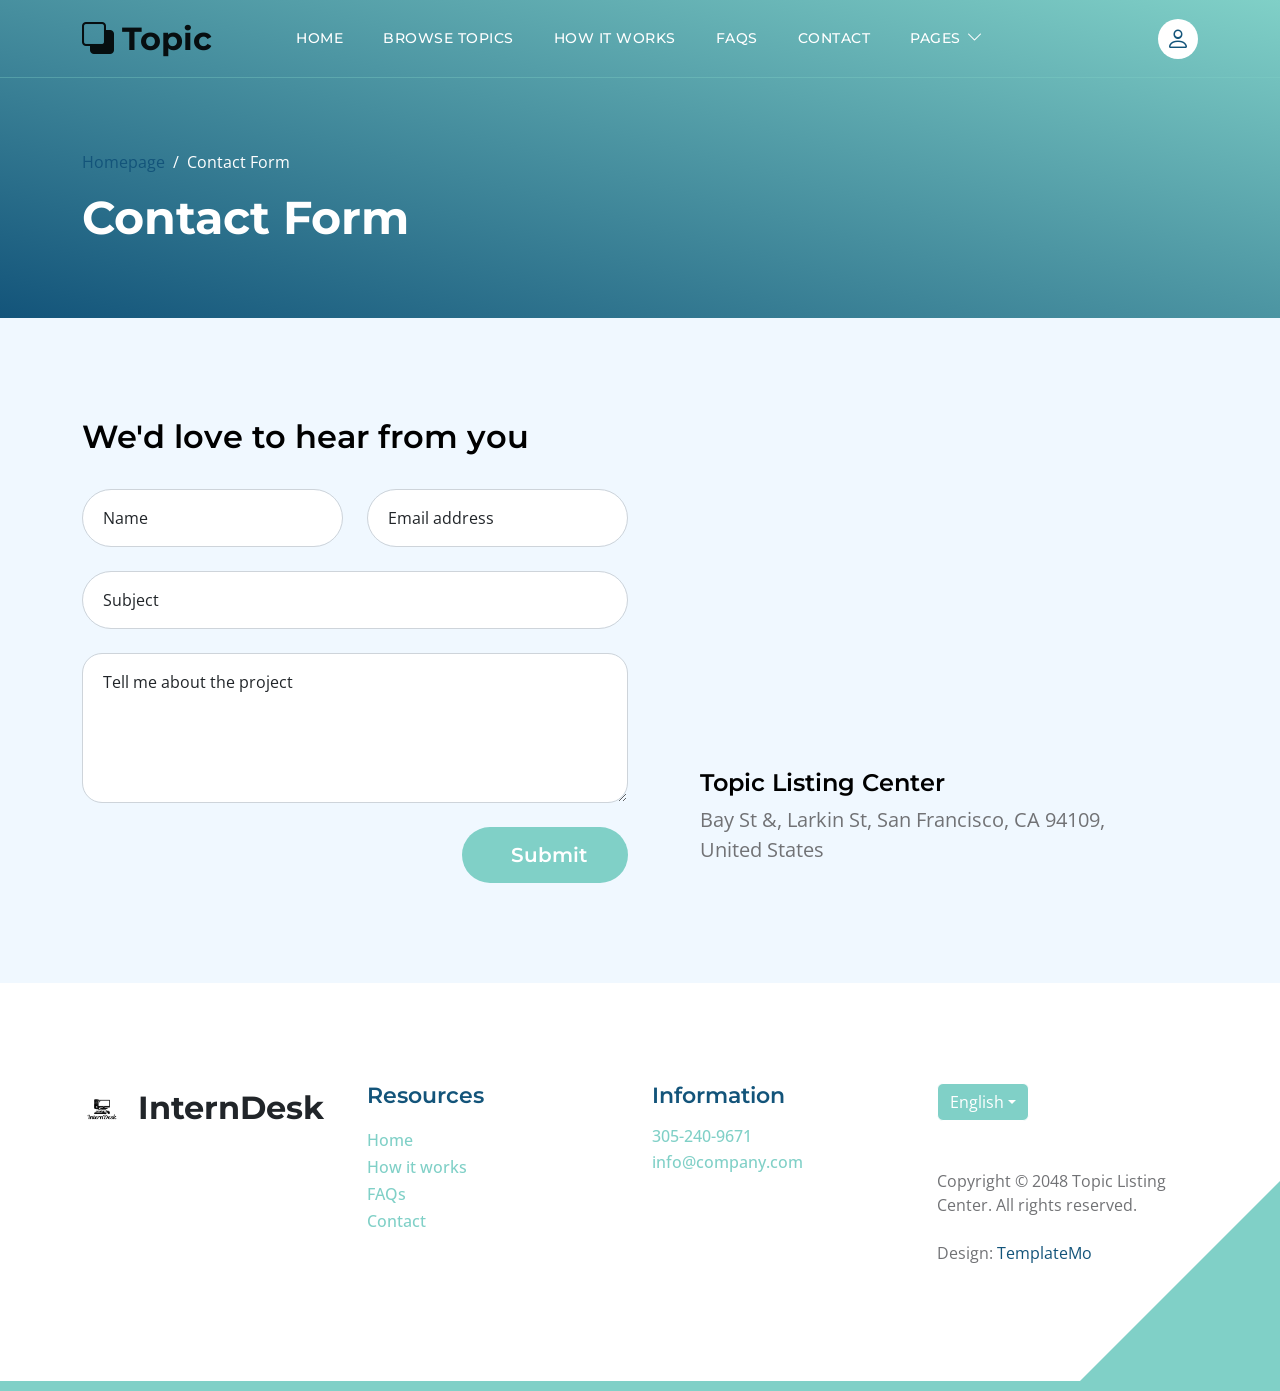
<file: contact.html>
<!doctype html>
<html lang="en">
    <head>
        <meta charset="utf-8">
        <meta name="viewport" content="width=device-width, initial-scale=1">

        <meta name="description" content="">
        <meta name="author" content="">

        <title>Topic Listing Contact Page</title>

        <!-- CSS FILES -->        
        <link rel="preconnect" href="https://fonts.googleapis.com">
        
        <link rel="preconnect" href="https://fonts.gstatic.com" crossorigin>

        <link href="https://fonts.googleapis.com/css2?family=Montserrat:wght@500;600;700&family=Open+Sans&display=swap" rel="stylesheet">
                        
        <link href="css/bootstrap.min.css" rel="stylesheet">

        <link href="css/bootstrap-icons.css" rel="stylesheet">

        <link href="css/templatemo-topic-listing.css" rel="stylesheet">
<!--

TemplateMo 590 topic listing

https://templatemo.com/tm-590-topic-listing

-->
    </head>
    
    <body class="topics-listing-page" id="top">

        <main>

            <nav class="navbar navbar-expand-lg">
                <div class="container">
                    <a class="navbar-brand" href="index.html">
                        <i class="bi-back"></i>
                        <span>Topic</span>
                    </a>

                    <div class="d-lg-none ms-auto me-4">
                        <a href="#top" class="navbar-icon bi-person smoothscroll" aria-label="User Profile"></a>
                    </div>
    
                    <button class="navbar-toggler" type="button" data-bs-toggle="collapse" data-bs-target="#navbarNav" aria-controls="navbarNav" aria-expanded="false" aria-label="Toggle navigation">
                        <span class="navbar-toggler-icon"></span>
                    </button>
    
                    <div class="collapse navbar-collapse" id="navbarNav">
                        <ul class="navbar-nav ms-lg-5 me-lg-auto">
                            <li class="nav-item">
                                <a class="nav-link click-scroll" href="index.html#section_1">Home</a>
                            </li>

                            <li class="nav-item">
                                <a class="nav-link click-scroll" href="index.html#section_2">Browse Topics</a>
                            </li>
    
                            <li class="nav-item">
                                <a class="nav-link click-scroll" href="index.html#section_3">How it works</a>
                            </li>

                            <li class="nav-item">
                                <a class="nav-link click-scroll" href="index.html#section_4">FAQs</a>
                            </li>
    
                            <li class="nav-item">
                                <a class="nav-link click-scroll" href="index.html#section_5">Contact</a>
                            </li>

                            <li class="nav-item dropdown">
                                <a class="nav-link dropdown-toggle" href="#section_5" id="navbarLightDropdownMenuLink" role="button" data-bs-toggle="dropdown" aria-expanded="false">Pages</a>

                                <ul class="dropdown-menu dropdown-menu-light" aria-labelledby="navbarLightDropdownMenuLink">
                                    <li><a class="dropdown-item" href="topics-listing.html">Topics Listing</a></li>

                                    <li><a class="dropdown-item active" href="contact.html">Contact Form</a></li>
                                </ul>
                            </li>
                        </ul>

                        <div class="d-none d-lg-block">
                            <a href="#top" class="navbar-icon bi-person smoothscroll" aria-label="User Profile"></a>
                        </div>
                    </div>
                </div>
            </nav>


            <header class="site-header d-flex flex-column justify-content-center align-items-center">
                <div class="container">
                    <div class="row align-items-center">

                        <div class="col-lg-5 col-12">
                            <nav aria-label="breadcrumb">
                                <ol class="breadcrumb">
                                    <li class="breadcrumb-item"><a href="index.html">Homepage</a></li>

                                    <li class="breadcrumb-item active" aria-current="page">Contact Form</li>
                                </ol>
                            </nav>

                            <h2 class="text-white">Contact Form</h2>
                        </div>

                    </div>
                </div>
            </header>


            <section class="section-padding section-bg">
                <div class="container">
                    <div class="row">

                        <div class="col-lg-12 col-12">
                            <h3 class="mb-4 pb-2">We'd love to hear from you</h3>
                        </div>

                        <div class="col-lg-6 col-12">
                            <form action="#" method="post" class="custom-form contact-form" role="form">
                                <div class="row">
                                    <div class="col-lg-6 col-md-6 col-12">
                                        <div class="form-floating">
                                            <input type="text" name="name" id="name" class="form-control" placeholder="Name" required="">
                                            
                                            <label for="name">Name</label>
                                        </div>
                                    </div>

                                    <div class="col-lg-6 col-md-6 col-12"> 
                                        <div class="form-floating">
                                            <input type="email" name="email" id="email" pattern="[^ @]*@[^ @]*" class="form-control" placeholder="Email address" required="">
                                            
                                            <label for="email">Email address</label>
                                        </div>
                                    </div>

                                    <div class="col-lg-12 col-12">
                                        <div class="form-floating">
                                            <input type="text" name="subject" id="subject" class="form-control" placeholder="Name" required="">
                                            
                                            <label for="subject">Subject</label>
                                        </div>

                                        <div class="form-floating">
                                            <textarea class="form-control" id="message" name="message" placeholder="Tell me about the project"></textarea>
                                            
                                            <label for="floatingTextarea">Tell me about the project</label>
                                        </div>
                                    </div>

                                    <div class="col-lg-4 col-12 ms-auto">
                                        <button type="submit" class="form-control">Submit</button>
                                    </div>

                                </div>
                            </form>
                        </div>

                        <div class="col-lg-5 col-12 mx-auto mt-5 mt-lg-0">
                            <iframe class="google-map google-map-iframe" src="https://www.google.com/maps/embed?pb=!1m18!1m12!1m3!1d2595.065641062665!2d-122.4230416990949!3d37.80335401520422!2m3!1f0!2f0!3f0!3m2!1i1024!2i768!4f13.1!3m3!1m2!1s0x80858127459fabad%3A0x808ba520e5e9edb7!2sFrancisco%20Park!5e1!3m2!1sen!2sth!4v1684340239744!5m2!1sen!2sth" width="100%" height="250" allowfullscreen="" loading="lazy" title="Google Map of Francisco Park"></iframe>

                            <h5 class="mt-4 mb-2">Topic Listing Center</h5>

                            <p>Bay St &amp;, Larkin St, San Francisco, CA 94109, United States</p>
                        </div>

                    </div>
                </div>
            </section>
        </main>

        <footer class="site-footer section-padding">
            <div class="container">
                <div class="row">

                    <div class="col-lg-3 col-12 mb-4 pb-2">
                        <a class="navbar-brand mb-2" href="index.html">
                            <img src="images/logo.png" alt="InternDesk Logo" class="logo-image">
                            <span class="ms-2">InternDesk</span>
                        </a>
                    </div>

                    <div class="col-lg-3 col-md-4 col-6">
                        <h6 class="site-footer-title mb-3">Resources</h6>

                        <ul class="site-footer-links">
                            <li class="site-footer-link-item">
                                <a href="#" class="site-footer-link">Home</a>
                            </li>

                            <li class="site-footer-link-item">
                                <a href="#" class="site-footer-link">How it works</a>
                            </li>

                            <li class="site-footer-link-item">
                                <a href="#" class="site-footer-link">FAQs</a>
                            </li>

                            <li class="site-footer-link-item">
                                <a href="#" class="site-footer-link">Contact</a>
                            </li>
                        </ul>
                    </div>

                    <div class="col-lg-3 col-md-4 col-6 mb-4 mb-lg-0">
                        <h6 class="site-footer-title mb-3">Information</h6>

                        <p class="text-white d-flex mb-1">
                            <a href="tel: 305-240-9671" class="site-footer-link">
                                305-240-9671
                            </a>
                        </p>

                        <p class="text-white d-flex">
                            <a href="mailto:info@company.com" class="site-footer-link">
                                info@company.com
                            </a>
                        </p>
                    </div>

                    <div class="col-lg-3 col-md-4 col-12 mt-4 mt-lg-0 ms-auto">
                        <div class="dropdown">
                            <button class="btn btn-secondary dropdown-toggle" type="button" data-bs-toggle="dropdown" aria-expanded="false">
                            English</button>

                            <ul class="dropdown-menu">
                                <li><button class="dropdown-item" type="button">Thai</button></li>

                                <li><button class="dropdown-item" type="button">Myanmar</button></li>

                                <li><button class="dropdown-item" type="button">Arabic</button></li>
                            </ul>
                        </div>

                        <p class="copyright-text mt-lg-5 mt-4">Copyright © 2048 Topic Listing Center. All rights reserved.
                        <br><br>Design: <a rel="nofollow noopener" href="https://templatemo.com" target="_blank">TemplateMo</a></p>
                        
                    </div>

                </div>
            </div>
        </footer>

        <!-- JAVASCRIPT FILES -->
        <script src="js/jquery.min.js"></script>
        <script src="js/bootstrap.bundle.min.js"></script>
        <script src="js/jquery.sticky.js"></script>
        <script src="js/custom.js"></script>

    </body>
</html>
</file>
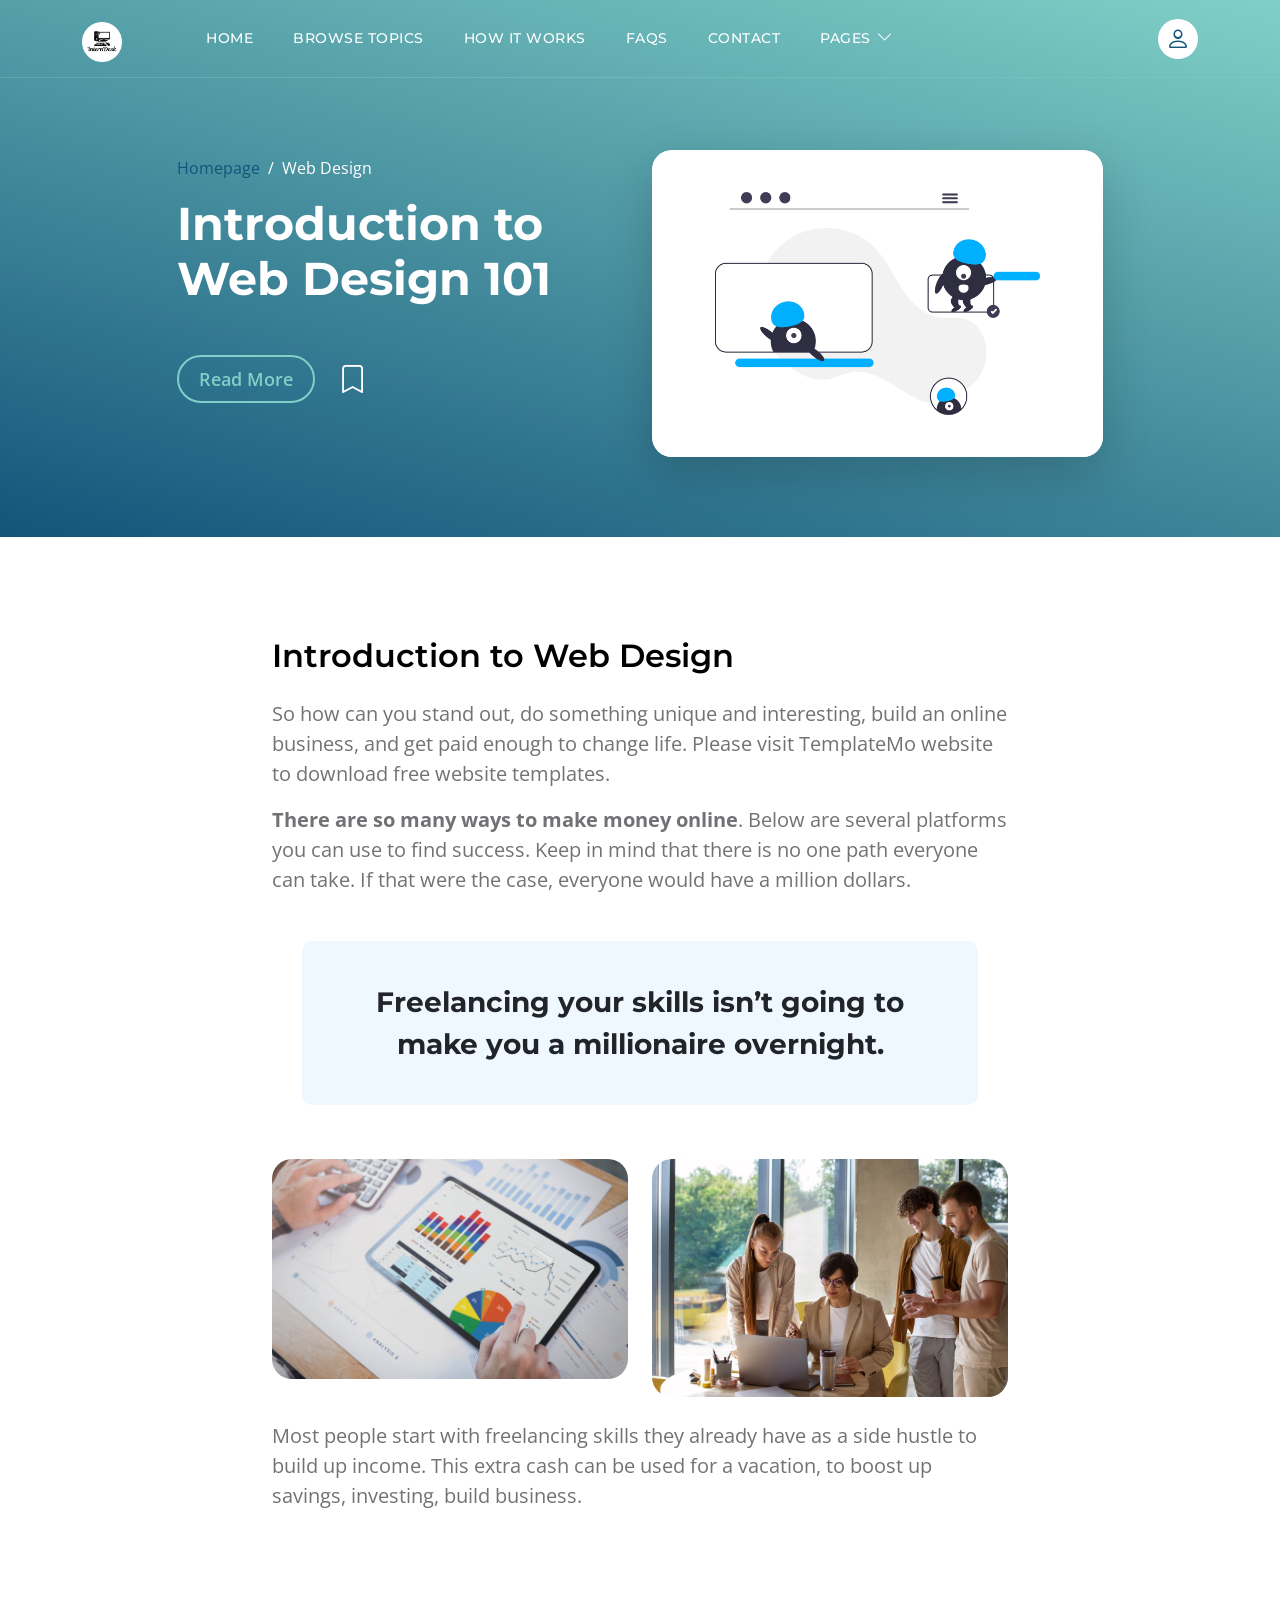
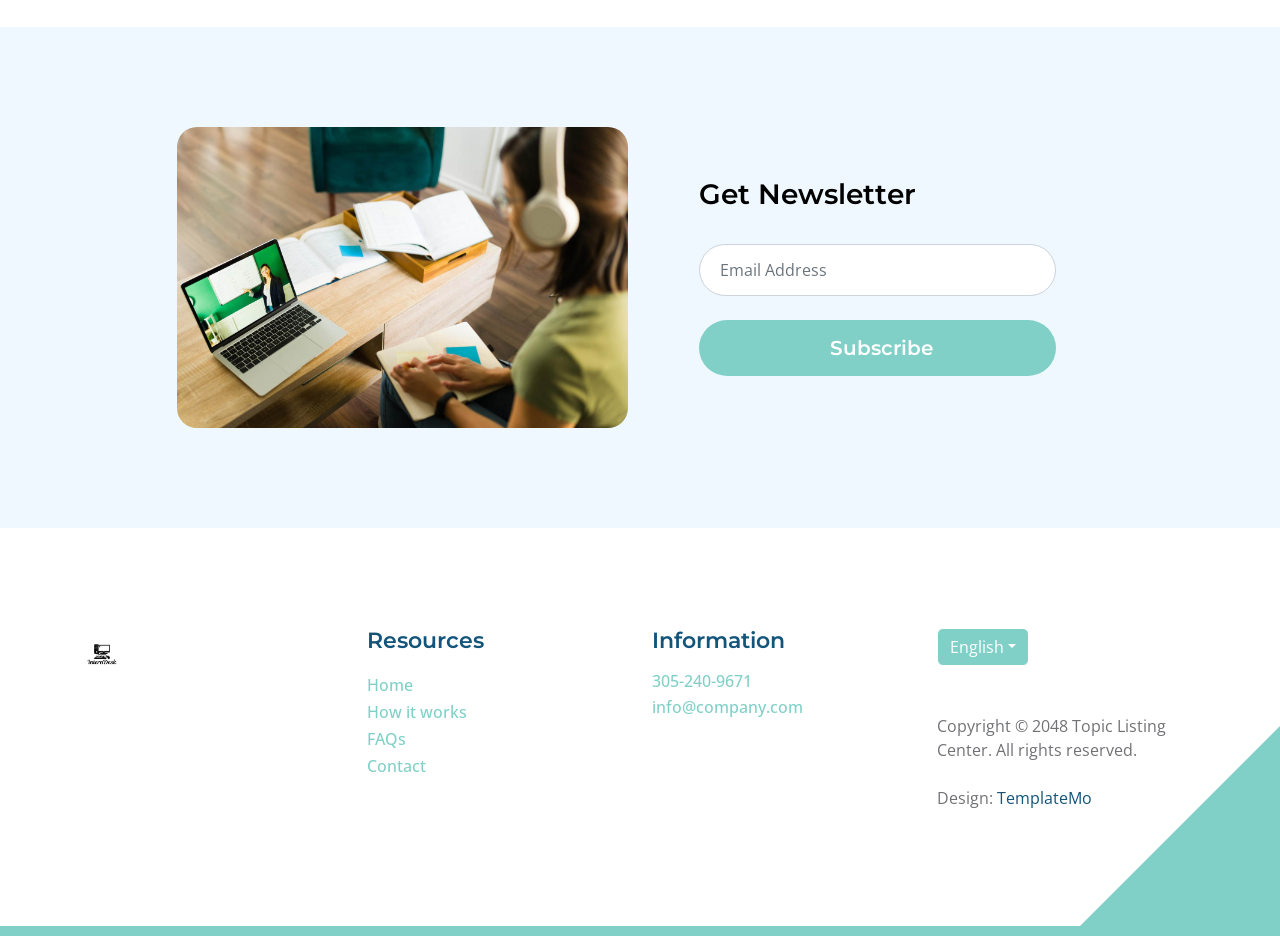
<file: topics-detail.html>
<!doctype html>
<html lang="en">
    <head>
        <meta charset="utf-8">
        <meta name="viewport" content="width=device-width, initial-scale=1">

        <meta name="description" content="">
        <meta name="author" content="">

        <title>Topic Detail Page</title>

        <!-- CSS FILES -->        
        <link rel="preconnect" href="https://fonts.googleapis.com">
        
        <link rel="preconnect" href="https://fonts.gstatic.com" crossorigin>

        <link href="https://fonts.googleapis.com/css2?family=Montserrat:wght@500;600;700&family=Open+Sans&display=swap" rel="stylesheet">
                        
        <link href="css/bootstrap.min.css" rel="stylesheet">

        <link href="css/bootstrap-icons.css" rel="stylesheet">

        <link href="css/templatemo-topic-listing.css" rel="stylesheet">
<!--

TemplateMo 590 topic listing

https://templatemo.com/tm-590-topic-listing

-->
    </head>
    
    <body id="top">

        <main>

            <nav class="navbar navbar-expand-lg">
                <div class="container">
                    <a class="navbar-brand" href="index.html">
                        <img src="images/logo.png" alt="InternDesk Logo" class="logo-image">
                    </a>

                    <div class="d-lg-none ms-auto me-4">
                        <a href="#top" class="navbar-icon bi-person smoothscroll" aria-label="User Profile"></a>
                    </div>
    
                    <button class="navbar-toggler" type="button" data-bs-toggle="collapse" data-bs-target="#navbarNav" aria-controls="navbarNav" aria-expanded="false" aria-label="Toggle navigation">
                        <span class="navbar-toggler-icon"></span>
                    </button>
    
                    <div class="collapse navbar-collapse" id="navbarNav">
                        <ul class="navbar-nav ms-lg-5 me-lg-auto">
                            <li class="nav-item">
                                <a class="nav-link click-scroll" href="index.html#section_1">Home</a>
                            </li>

                            <li class="nav-item">
                                <a class="nav-link click-scroll" href="index.html#section_2">Browse Topics</a>
                            </li>
    
                            <li class="nav-item">
                                <a class="nav-link click-scroll" href="index.html#section_3">How it works</a>
                            </li>

                            <li class="nav-item">
                                <a class="nav-link click-scroll" href="index.html#section_4">FAQs</a>
                            </li>
    
                            <li class="nav-item">
                                <a class="nav-link click-scroll" href="index.html#section_5">Contact</a>
                            </li>

                            <li class="nav-item dropdown">
                                <a class="nav-link dropdown-toggle" href="#section_5" id="navbarLightDropdownMenuLink" role="button" data-bs-toggle="dropdown" aria-expanded="false">Pages</a>

                                <ul class="dropdown-menu dropdown-menu-light" aria-labelledby="navbarLightDropdownMenuLink">
                                    <li><a class="dropdown-item" href="topics-listing.html">Topics Listing</a></li>

                                    <li><a class="dropdown-item" href="contact.html">Contact Form</a></li>
                                </ul>
                            </li>
                        </ul>

                        <div class="d-none d-lg-block">
                            <a href="#top" class="navbar-icon bi-person smoothscroll" aria-label="User Profile"></a>
                        </div>
                    </div>
                </div>
            </nav>
            

            <header class="site-header d-flex flex-column justify-content-center align-items-center">
                <div class="container">
                    <div class="row justify-content-center align-items-center">

                        <div class="col-lg-5 col-12 mb-5">
                            <nav aria-label="breadcrumb">
                                <ol class="breadcrumb">
                                    <li class="breadcrumb-item"><a href="index.html">Homepage</a></li>

                                    <li class="breadcrumb-item active" aria-current="page">Web Design</li>
                                </ol>
                            </nav>

                            <h2 class="text-white">Introduction to <br> Web Design 101</h2>

                            <div class="d-flex align-items-center mt-5">
                                <a href="#topics-detail" class="btn custom-btn custom-border-btn smoothscroll me-4">Read More</a>

                                <a href="#top" class="custom-icon bi-bookmark smoothscroll" aria-label="Bookmark"></a>
                            </div>
                        </div>

                        <div class="col-lg-5 col-12">
                            <div class="topics-detail-block bg-white shadow-lg">
                                <img src="images/topics/undraw_Remote_design_team_re_urdx.png" class="topics-detail-block-image img-fluid" alt="Remote design team working on a project">
                            </div>
                        </div>

                    </div>
                </div>
            </header>


            <section class="topics-detail-section section-padding" id="topics-detail">
                <div class="container">
                    <div class="row">

                        <div class="col-lg-8 col-12 m-auto">
                            <h3 class="mb-4">Introduction to Web Design</h3>

                            <p>So how can you stand out, do something unique and interesting, build an online business, and get paid enough to change life. Please visit TemplateMo website to download free website templates.</p>

                            <p><strong>There are so many ways to make money online</strong>. Below are several platforms you can use to find success. Keep in mind that there is no one path everyone can take. If that were the case, everyone would have a million dollars.</p>

                            <blockquote>
                                Freelancing your skills isn’t going to make you a millionaire overnight.
                            </blockquote>

                            <div class="row my-4">
                                <div class="col-lg-6 col-md-6 col-12">
                                    <img src="images/businesswoman-using-tablet-analysis.jpg" class="topics-detail-block-image img-fluid" alt="Businesswoman using a tablet for analysis">
                                </div>

                                <div class="col-lg-6 col-md-6 col-12 mt-4 mt-lg-0 mt-md-0">
                                    <img src="images/colleagues-working-cozy-office-medium-shot.jpg" class="topics-detail-block-image img-fluid" alt="Colleagues working in a cozy office">
                                </div>
                            </div>

                            <p>Most people start with freelancing skills they already have as a side hustle to build up income. This extra cash can be used for a vacation, to boost up savings, investing, build business.</p>
                        </div>

                    </div>
                </div>
            </section>


            <section class="section-padding section-bg">
                <div class="container">
                    <div class="row justify-content-center">

                        <div class="col-lg-5 col-12">
                            <img src="images/rear-view-young-college-student.jpg" class="newsletter-image img-fluid" alt="">
                        </div>

                        <div class="col-lg-5 col-12 subscribe-form-wrap d-flex justify-content-center align-items-center">
                            <form class="custom-form subscribe-form" action="#" method="post" role="form">
                                <h4 class="mb-4 pb-2">Get Newsletter</h4>

                                <input type="email" name="subscribe-email" id="subscribe-email" pattern="[^ @]*@[^ @]*" class="form-control" placeholder="Email Address" required="">

                                <div class="col-lg-12 col-12">
                                    <button type="submit" class="form-control">Subscribe</button>
                                </div>
                            </form>
                        </div>

                    </div>
                </div>
            </section>
        </main>
		
        <footer class="site-footer section-padding">
            <div class="container">
                <div class="row">

                    <div class="col-lg-3 col-12 mb-4 pb-2">
                        <a class="navbar-brand mb-2" href="index.html">
                            <img src="images/logo.png" alt="InternDesk Logo" class="logo-image">
                        </a>
                    </div>

                    <div class="col-lg-3 col-md-4 col-6">
                        <h6 class="site-footer-title mb-3">Resources</h6>

                        <ul class="site-footer-links">
                            <li class="site-footer-link-item">
                                <a href="#" class="site-footer-link">Home</a>
                            </li>

                            <li class="site-footer-link-item">
                                <a href="#" class="site-footer-link">How it works</a>
                            </li>

                            <li class="site-footer-link-item">
                                <a href="#" class="site-footer-link">FAQs</a>
                            </li>

                            <li class="site-footer-link-item">
                                <a href="#" class="site-footer-link">Contact</a>
                            </li>
                        </ul>
                    </div>

                    <div class="col-lg-3 col-md-4 col-6 mb-4 mb-lg-0">
                        <h6 class="site-footer-title mb-3">Information</h6>

                        <p class="text-white d-flex mb-1">
                            <a href="tel: 305-240-9671" class="site-footer-link">
                                305-240-9671
                            </a>
                        </p>

                        <p class="text-white d-flex">
                            <a href="mailto:info@company.com" class="site-footer-link">
                                info@company.com
                            </a>
                        </p>
                    </div>

                    <div class="col-lg-3 col-md-4 col-12 mt-4 mt-lg-0 ms-auto">
                        <div class="dropdown">
                            <button class="btn btn-secondary dropdown-toggle" type="button" data-bs-toggle="dropdown" aria-expanded="false">
                            English</button>

                            <ul class="dropdown-menu">
                                <li><button class="dropdown-item" type="button">Thai</button></li>

                                <li><button class="dropdown-item" type="button">Myanmar</button></li>

                                <li><button class="dropdown-item" type="button">Arabic</button></li>
                            </ul>
                        </div>

                        <p class="copyright-text mt-lg-5 mt-4">Copyright © 2048 Topic Listing Center. All rights reserved.
                        <br><br>Design: <a rel="nofollow noopener" href="https://templatemo.com" target="_blank">TemplateMo</a></p>
                        
                    </div>

                </div>
            </div>
        </footer>

        <!-- JAVASCRIPT FILES -->
        <script src="js/jquery.min.js"></script>
        <script src="js/bootstrap.bundle.min.js"></script>
        <script src="js/jquery.sticky.js"></script>
        <script src="js/custom.js"></script>

    </body>
</html>
</file>
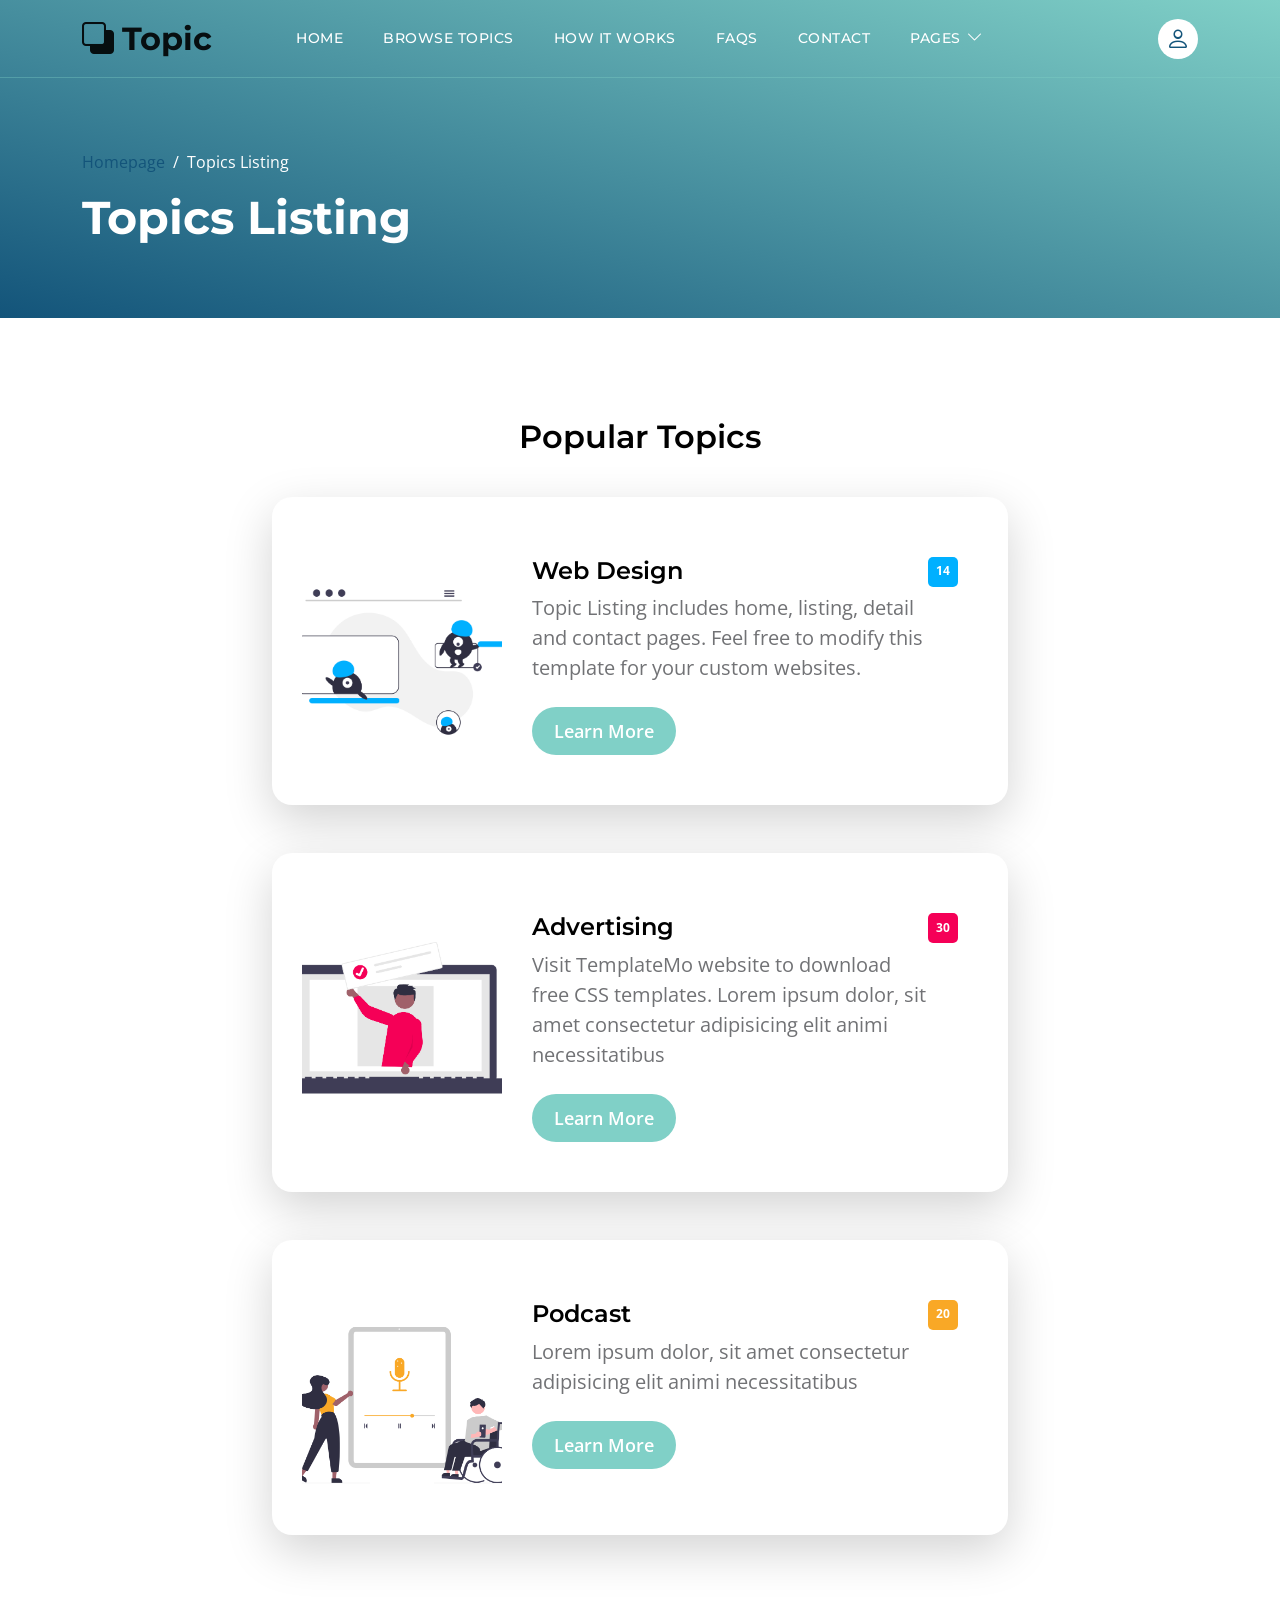
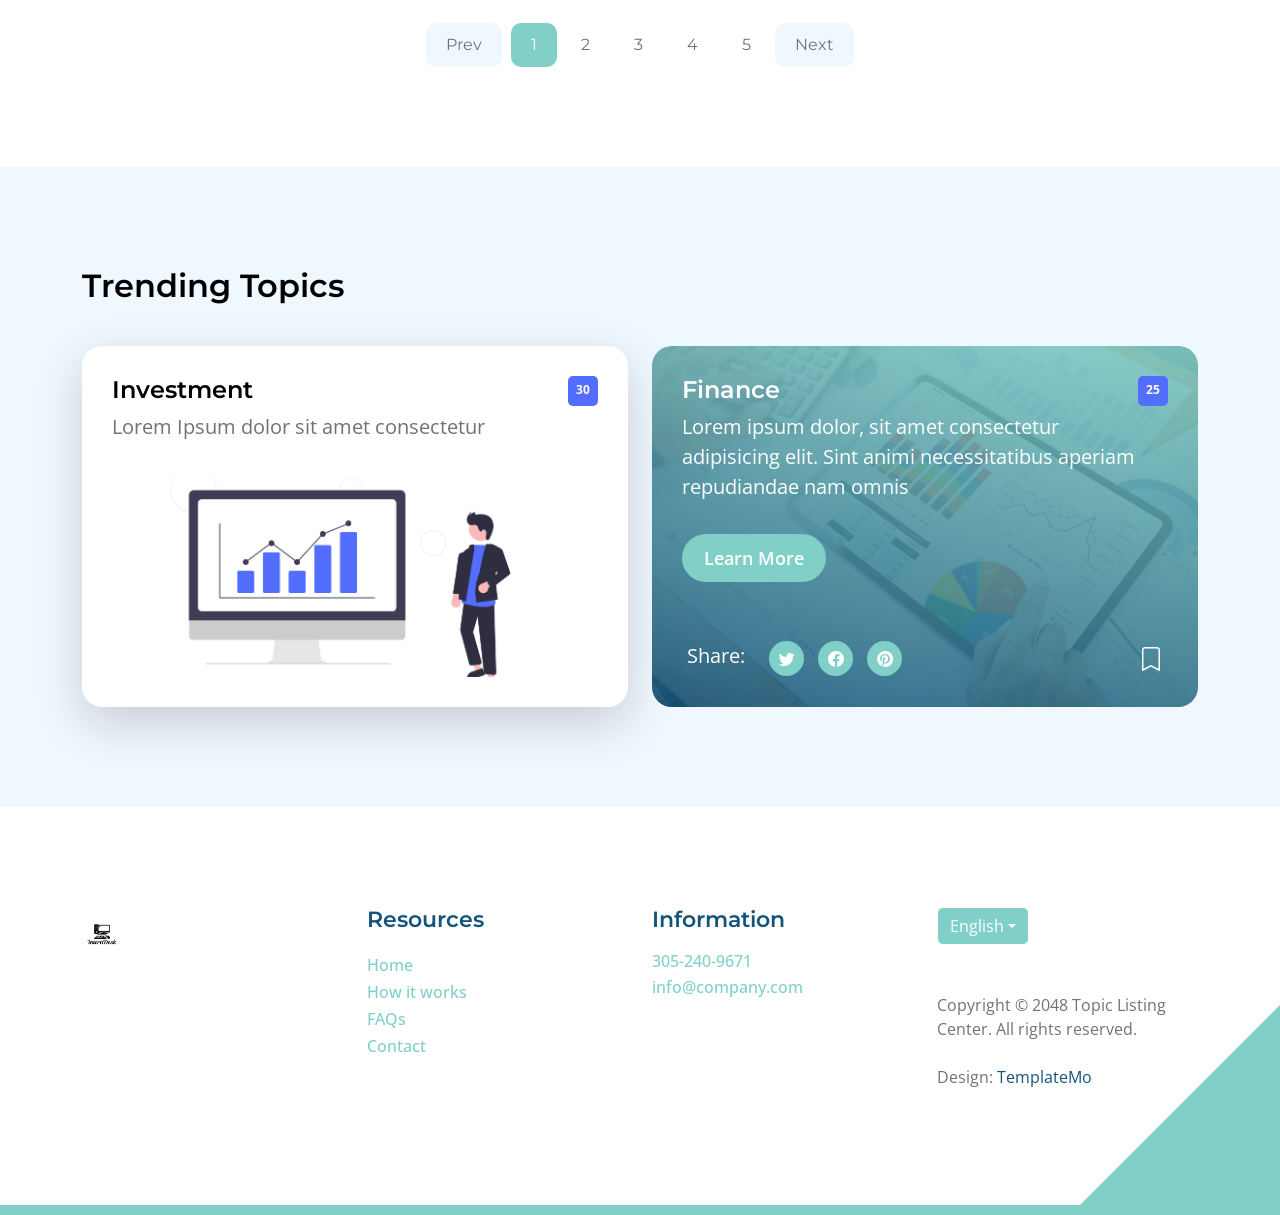
<file: topics-listing.html>
<!doctype html>
<html lang="en">
    <head>
        <meta charset="utf-8">
        <meta name="viewport" content="width=device-width, initial-scale=1">

        <meta name="description" content="">
        <meta name="author" content="">

        <title>Topic Listing Page</title>

        <!-- CSS FILES -->        
        <link rel="preconnect" href="https://fonts.googleapis.com">
        
        <link rel="preconnect" href="https://fonts.gstatic.com" crossorigin>

        <link href="https://fonts.googleapis.com/css2?family=Montserrat:wght@500;600;700&family=Open+Sans&display=swap" rel="stylesheet">
                        
        <link href="css/bootstrap.min.css" rel="stylesheet">

        <link href="css/bootstrap-icons.css" rel="stylesheet">

        <link href="css/templatemo-topic-listing.css" rel="stylesheet">
<!--

TemplateMo 590 topic listing

https://templatemo.com/tm-590-topic-listing

-->
    </head>
    
    <body class="topics-listing-page" id="top">

        <main>

            <nav class="navbar navbar-expand-lg">
                <div class="container">
                    <a class="navbar-brand" href="index.html">
                        <i class="bi-back"></i>
                        <span>Topic</span>
                    </a>

                    <div class="d-lg-none ms-auto me-4">
                        <a href="#top" class="navbar-icon bi-person smoothscroll" aria-label="User Profile"></a>
                    </div>
    
                    <button class="navbar-toggler" type="button" data-bs-toggle="collapse" data-bs-target="#navbarNav" aria-controls="navbarNav" aria-expanded="false" aria-label="Toggle navigation">
                        <span class="navbar-toggler-icon"></span>
                    </button>
    
                    <div class="collapse navbar-collapse" id="navbarNav">
                        <ul class="navbar-nav ms-lg-5 me-lg-auto">
                            <li class="nav-item">
                                <a class="nav-link click-scroll" href="index.html#section_1">Home</a>
                            </li>

                            <li class="nav-item">
                                <a class="nav-link click-scroll" href="index.html#section_2">Browse Topics</a>
                            </li>
    
                            <li class="nav-item">
                                <a class="nav-link click-scroll" href="index.html#section_3">How it works</a>
                            </li>

                            <li class="nav-item">
                                <a class="nav-link click-scroll" href="index.html#section_4">FAQs</a>
                            </li>
    
                            <li class="nav-item">
                                <a class="nav-link click-scroll" href="index.html#section_5">Contact</a>
                            </li>

                            <li class="nav-item dropdown">
                                <a class="nav-link dropdown-toggle" href="#section_5" id="navbarLightDropdownMenuLink" role="button" data-bs-toggle="dropdown" aria-expanded="false">Pages</a>

                                <ul class="dropdown-menu dropdown-menu-light" aria-labelledby="navbarLightDropdownMenuLink">
                                    <li><a class="dropdown-item active" href="topics-listing.html">Topics Listing</a></li>

                                    <li><a class="dropdown-item" href="contact.html">Contact Form</a></li>
                                </ul>
                            </li>
                        </ul>

                        <div class="d-none d-lg-block">
                            <a href="#top" class="navbar-icon bi-person smoothscroll" aria-label="User Profile"></a>
                        </div>
                    </div>
                </div>
            </nav>


            <header class="site-header d-flex flex-column justify-content-center align-items-center">
                <div class="container">
                    <div class="row align-items-center">

                        <div class="col-lg-5 col-12">
                            <nav aria-label="breadcrumb">
                                <ol class="breadcrumb">
                                    <li class="breadcrumb-item"><a href="index.html">Homepage</a></li>

                                    <li class="breadcrumb-item active" aria-current="page">Topics Listing</li>
                                </ol>
                            </nav>

                            <h2 class="text-white">Topics Listing</h2>
                        </div>

                    </div>
                </div>
            </header>


            <section class="section-padding">
                <div class="container">
                    <div class="row">

                        <div class="col-lg-12 col-12 text-center">
                            <h3 class="mb-4">Popular Topics</h3>
                        </div>

                        <div class="col-lg-8 col-12 mt-3 mx-auto">
                            <div class="custom-block custom-block-topics-listing bg-white shadow-lg mb-5">
                                <div class="d-flex">
                                    <img src="images/topics/undraw_Remote_design_team_re_urdx.png" class="custom-block-image img-fluid" alt="">

                                    <div class="custom-block-topics-listing-info d-flex">
                                        <div>
                                            <h5 class="mb-2">Web Design</h5>

                                            <p class="mb-0">Topic Listing includes home, listing, detail and contact pages. Feel free to modify this template for your custom websites.</p>

                                            <a href="topics-detail.html" class="btn custom-btn mt-3 mt-lg-4">Learn More</a>
                                        </div>

                                        <span class="badge bg-design rounded-pill ms-auto">14</span>
                                    </div>
                                </div>
                            </div>

                            <div class="custom-block custom-block-topics-listing bg-white shadow-lg mb-5">
                                <div class="d-flex">
                                    <img src="images/topics/undraw_online_ad_re_ol62.png" class="custom-block-image img-fluid" alt="">

                                    <div class="custom-block-topics-listing-info d-flex">
                                        <div>
                                            <h5 class="mb-2">Advertising</h5>

                                            <p class="mb-0">Visit TemplateMo website to download free CSS templates. Lorem ipsum dolor, sit amet consectetur adipisicing elit animi necessitatibus</p>

                                            <a href="topics-detail.html" class="btn custom-btn mt-3 mt-lg-4">Learn More</a>
                                        </div>

                                        <span class="badge bg-advertising rounded-pill ms-auto">30</span>
                                    </div>
                                </div>
                            </div>

                            <div class="custom-block custom-block-topics-listing bg-white shadow-lg mb-5">
                                <div class="d-flex">
                                    <img src="images/topics/undraw_Podcast_audience_re_4i5q.png" class="custom-block-image img-fluid" alt="">

                                    <div class="custom-block-topics-listing-info d-flex">
                                        <div>
                                            <h5 class="mb-2">Podcast</h5>

                                            <p class="mb-0">Lorem ipsum dolor, sit amet consectetur adipisicing elit animi necessitatibus</p>

                                            <a href="topics-detail.html" class="btn custom-btn mt-3 mt-lg-4">Learn More</a>
                                        </div>

                                        <span class="badge bg-music rounded-pill ms-auto">20</span>
                                    </div>
                                </div>
                            </div>
                        </div>

                        <div class="col-lg-12 col-12">
                            <nav aria-label="Page navigation example">
                                <ul class="pagination justify-content-center mb-0">
                                    <li class="page-item">
                                        <a class="page-link" href="#" aria-label="Previous">
                                            <span aria-hidden="true">Prev</span>
                                        </a>
                                    </li>

                                    <li class="page-item active" aria-current="page">
                                        <a class="page-link" href="#">1</a>
                                    </li>
                                    
                                    <li class="page-item">
                                        <a class="page-link" href="#">2</a>
                                    </li>
                                    
                                    <li class="page-item">
                                        <a class="page-link" href="#">3</a>
                                    </li>

                                    <li class="page-item">
                                        <a class="page-link" href="#">4</a>
                                    </li>

                                    <li class="page-item">
                                        <a class="page-link" href="#">5</a>
                                    </li>
                                    
                                    <li class="page-item">
                                        <a class="page-link" href="#" aria-label="Next">
                                            <span aria-hidden="true">Next</span>
                                        </a>
                                    </li>
                                </ul>
                            </nav>
                        </div>

                    </div>
                </div>
            </section>


            <section class="section-padding section-bg">
                <div class="container">
                    <div class="row">

                        <div class="col-lg-12 col-12">
                            <h3 class="mb-4">Trending Topics</h3>
                        </div>

                        <div class="col-lg-6 col-md-6 col-12 mt-3 mb-4 mb-lg-0">
                            <div class="custom-block bg-white shadow-lg">
                                <a href="topics-detail.html">
                                    <div class="d-flex">
                                        <div>
                                            <h5 class="mb-2">Investment</h5>

                                            <p class="mb-0">Lorem Ipsum dolor sit amet consectetur</p>
                                        </div>

                                        <span class="badge bg-finance rounded-pill ms-auto">30</span>
                                    </div>

                                    <img src="images/topics/undraw_Finance_re_gnv2.png" class="custom-block-image img-fluid" alt="">
                                </a>
                            </div>
                        </div>

                        <div class="col-lg-6 col-md-6 col-12 mt-lg-3">
                            <div class="custom-block custom-block-overlay">
                                <div class="d-flex flex-column h-100">
                                    <img src="images/businesswoman-using-tablet-analysis.jpg" class="custom-block-image img-fluid" alt="">

                                    <div class="custom-block-overlay-text d-flex">
                                        <div>
                                            <h5 class="text-white mb-2">Finance</h5>

                                            <p class="text-white">Lorem ipsum dolor, sit amet consectetur adipisicing elit. Sint animi necessitatibus aperiam repudiandae nam omnis</p>

                                            <a href="topics-detail.html" class="btn custom-btn mt-2 mt-lg-3">Learn More</a>
                                        </div>

                                        <span class="badge bg-finance rounded-pill ms-auto">25</span>
                                    </div>

                                    <div class="social-share d-flex">
                                        <p class="text-white me-4">Share:</p>

                                        <ul class="social-icon">
                                            <li class="social-icon-item">
                                                <a href="#" class="social-icon-link bi-twitter" aria-label="Twitter"></a>
                                            </li>

                                            <li class="social-icon-item">
                                                <a href="#" class="social-icon-link bi-facebook" aria-label="Facebook"></a>
                                            </li>

                                            <li class="social-icon-item">
                                                <a href="#" class="social-icon-link bi-pinterest" aria-label="Pinterest"></a>
                                            </li>
                                        </ul>

                                        <a href="#" class="custom-icon bi-bookmark ms-auto" aria-label="Bookmark"></a>
                                    </div>

                                    <div class="section-overlay"></div>
                                </div>
                            </div>
                        </div>

                    </div>
                </div>
            </section>
        </main>

		<footer class="site-footer section-padding">
            <div class="container">
                <div class="row">

                    <div class="col-lg-3 col-12 mb-4 pb-2">
                        <a class="navbar-brand mb-2" href="index.html">
                            <img src="images/logo.png" alt="InternDesk Logo" class="logo-image">
                        </a>
                    </div>

                    <div class="col-lg-3 col-md-4 col-6">
                        <h6 class="site-footer-title mb-3">Resources</h6>

                        <ul class="site-footer-links">
                            <li class="site-footer-link-item">
                                <a href="#" class="site-footer-link">Home</a>
                            </li>

                            <li class="site-footer-link-item">
                                <a href="#" class="site-footer-link">How it works</a>
                            </li>

                            <li class="site-footer-link-item">
                                <a href="#" class="site-footer-link">FAQs</a>
                            </li>

                            <li class="site-footer-link-item">
                                <a href="#" class="site-footer-link">Contact</a>
                            </li>
                        </ul>
                    </div>

                    <div class="col-lg-3 col-md-4 col-6 mb-4 mb-lg-0">
                        <h6 class="site-footer-title mb-3">Information</h6>

                        <p class="text-white d-flex mb-1">
                            <a href="tel: 305-240-9671" class="site-footer-link">
                                305-240-9671
                            </a>
                        </p>

                        <p class="text-white d-flex">
                            <a href="mailto:info@company.com" class="site-footer-link">
                                info@company.com
                            </a>
                        </p>
                    </div>

                    <div class="col-lg-3 col-md-4 col-12 mt-4 mt-lg-0 ms-auto">
                        <div class="dropdown">
                            <button class="btn btn-secondary dropdown-toggle" type="button" data-bs-toggle="dropdown" aria-expanded="false">
                            English</button>

                            <ul class="dropdown-menu">
                                <li><button class="dropdown-item" type="button">Thai</button></li>

                                <li><button class="dropdown-item" type="button">Myanmar</button></li>

                                <li><button class="dropdown-item" type="button">Arabic</button></li>
                            </ul>
                        </div>

                        <p class="copyright-text mt-lg-5 mt-4">Copyright © 2048 Topic Listing Center. All rights reserved.
                        <br><br>Design: <a rel="nofollow noopener" href="https://templatemo.com" target="_blank">TemplateMo</a></p>
                        
                    </div>

                </div>
            </div>
        </footer>

        <!-- JAVASCRIPT FILES -->
        <script src="js/jquery.min.js"></script>
        <script src="js/bootstrap.bundle.min.js"></script>
        <script src="js/jquery.sticky.js"></script>
        <script src="js/custom.js"></script>

    </body>
</html>
</file>
<file: css/templatemo-topic-listing.css>
/*

TemplateMo 590 topic listing

https://templatemo.com/tm-590-topic-listing

*/

/*---------------------------------------
  CUSTOM PROPERTIES ( VARIABLES )             
-----------------------------------------*/
:root {
  --white-color:                  #ffffff;
  --primary-color:                #13547a;
  --secondary-color:              #80d0c7;
  --section-bg-color:             #f0f8ff;
  --custom-btn-bg-color:          #80d0c7;
  --custom-btn-bg-hover-color:    #13547a;
  --dark-color:                   #000000;
  --p-color:                      #717275;
  --border-color:                 #7fffd4;
  --link-hover-color:             #13547a;

  --body-font-family:             'Open Sans', sans-serif;
  --title-font-family:            'Montserrat', sans-serif;

  --h1-font-size:                 58px;
  --h2-font-size:                 46px;
  --h3-font-size:                 32px;
  --h4-font-size:                 28px;
  --h5-font-size:                 24px;
  --h6-font-size:                 22px;
  --p-font-size:                  20px;
  --menu-font-size:               14px;
  --btn-font-size:                18px;
  --copyright-font-size:          16px;

  --border-radius-large:          100px;
  --border-radius-medium:         20px;
  --border-radius-small:          10px;

  --font-weight-normal:           400;
  --font-weight-medium:           500;
  --font-weight-semibold:         600;
  --font-weight-bold:             700;
}

body {
  background-color: var(--white-color);
  font-family: var(--body-font-family); 
}


/*---------------------------------------
  TYPOGRAPHY               
-----------------------------------------*/

h2,
h3,
h4,
h5,
h6 {
  color: var(--dark-color);
}

h1,
h2,
h3,
h4,
h5,
h6 {
  font-family: var(--title-font-family); 
  font-weight: var(--font-weight-semibold);
}

h1 {
  font-size: var(--h1-font-size);
  font-weight: var(--font-weight-bold);
}

h2 {
  font-size: var(--h2-font-size);
  font-weight: var(--font-weight-bold);
}

h3 {
  font-size: var(--h3-font-size);
}

h4 {
  font-size: var(--h4-font-size);
}

h5 {
  font-size: var(--h5-font-size);
}

h6 {
  color: var(--primary-color);
  font-size: var(--h6-font-size);
}

p {
  color: var(--p-color);
  font-size: var(--p-font-size);
  font-weight: var(--font-weight-normal);
}

ul li {
  color: var(--p-color);
  font-size: var(--p-font-size);
  font-weight: var(--font-weight-normal);
}

a, 
button {
  touch-action: manipulation;
  transition: all 0.3s;
}

a {
  display: inline-block;
  color: var(--primary-color);
  text-decoration: none;
}

a:hover {
  color: var(--link-hover-color);
}

b,
strong {
  font-weight: var(--font-weight-bold);
}


/*---------------------------------------
  SECTION               
-----------------------------------------*/
.section-padding {
  padding-top: 100px;
  padding-bottom: 100px;
}

.section-bg {
  background-color: var(--section-bg-color);
}

.section-overlay {
  background-image: linear-gradient(15deg, #13547a 0%, #80d0c7 100%);
  position: absolute;
  top: 0;
  left: 0;
  pointer-events: none;
  width: 100%;
  height: 100%;
  opacity: 0.85;
}

.section-overlay + .container {
  position: relative;
}

.tab-content {
  background-color: var(--white-color);
  border-radius: var(--border-radius-medium);
}

.nav-tabs {
  border-bottom: 1px solid #ecf3f2;
  margin-bottom: 40px;
  justify-content: center;
}

.nav-tabs .nav-link {
  border-radius: 0;
  border-top: 0;
  border-right: 0;
  border-left: 0;
  color: var(--p-color);
  font-family: var(--title-font-family);
  font-size: var(--btn-font-size);
  font-weight: var(--font-weight-medium);
  padding: 15px 25px;
  transition: all 0.3s;
}

.nav-tabs .nav-link:first-child {
  margin-right: 20px;
}

.nav-tabs .nav-item.show .nav-link, 
.nav-tabs .nav-link.active,
.nav-tabs .nav-link:focus, 
.nav-tabs .nav-link:hover {
  border-bottom-color: var(--primary-color);
  color: var(--primary-color);
}


/*---------------------------------------
  CUSTOM ICON COLOR               
-----------------------------------------*/
.custom-icon {
  color: var(--secondary-color);
}


/*---------------------------------------
  CUSTOM BUTTON               
-----------------------------------------*/
.custom-btn {
  background: var(--custom-btn-bg-color);
  border: 2px solid transparent;
  border-radius: var(--border-radius-large);
  color: var(--white-color);
  font-size: var(--btn-font-size);
  font-weight: var(--font-weight-semibold);
  line-height: normal;
  transition: all 0.3s;
  padding: 10px 20px;
}

.custom-btn:hover {
  background: var(--custom-btn-bg-hover-color);
  color: var(--white-color);
}

.custom-border-btn {
  background: transparent;
  border: 2px solid var(--custom-btn-bg-color);
  color: var(--custom-btn-bg-color);
}

.custom-border-btn:hover {
  background: var(--custom-btn-bg-color);
  border-color: transparent;
  color: var(--white-color);
}

.custom-btn-bg-white {
  border-color: var(--white-color);
  color: var(--white-color);
}


/*---------------------------------------
  SITE HEADER              
-----------------------------------------*/
.site-header {
  background-image: linear-gradient(15deg, #13547a 0%, #80d0c7 100%);
  padding-top: 150px;
  padding-bottom: 80px;
}

.site-header .container {
  height: 100%;
}

.breadcrumb-item+.breadcrumb-item::before,
.breadcrumb-item a:hover,
.breadcrumb-item.active {
  color: var(--white-color);
}

.site-header .custom-icon {
  color: var(--white-color);
  font-size: var(--h4-font-size);
}

.site-header .custom-icon:hover {
  color: var(--secondary-color);
}


/*---------------------------------------
  NAVIGATION              
-----------------------------------------*/
.sticky-wrapper {
  position: absolute;
  top: 0;
  right: 0;
  left: 0;
}

.sticky-wrapper.is-sticky .navbar {
  background-color: var(--secondary-color);
}

.navbar {
  background: transparent;
  border-bottom: 1px solid rgba(128, 208, 199, 0.35);
  z-index: 9;
}

.navbar-brand,
.navbar-brand:hover {
  font-size: var(--h3-font-size);
  font-weight: var(--font-weight-bold);
  display: block;
}

.navbar-brand span {
  font-family: var(--title-font-family);
}

.navbar-expand-lg .navbar-nav .nav-link {
  border-radius: var(--border-radius-large);
  margin: 10px;
  padding: 10px;
}

.navbar-nav .nav-link {
  display: inline-block;
  color: var(--white-color);
  font-family: var(--title-font-family); 
  font-size: var(--menu-font-size);
  font-weight: var(--font-weight-medium);
  text-transform: uppercase;
  letter-spacing: 0.5px;
  position: relative;
  padding-top: 15px;
  padding-bottom: 15px;
}

.navbar-nav .nav-link.active, 
.navbar-nav .nav-link:hover {
  color: var(--primary-color);
}

.navbar .dropdown-menu {
  background: var(--white-color);
  box-shadow: 0 1rem 3rem rgba(0,0,0,.175);
  border: 0;
  display: inherit;
  opacity: 0;
  min-width: 9rem;
  margin-top: 20px;
  padding: 13px 0 10px 0;
  transition: all 0.3s;
  pointer-events: none;
}

.navbar .dropdown-menu::before {
  content: "";
  width: 0;
  height: 0;
  border-left: 20px solid transparent;
  border-right: 20px solid transparent;
  border-bottom: 15px solid var(--white-color);
  position: absolute;
  top: -10px;
  left: 10px;
}

.navbar .dropdown-item {
  display: inline-block;
  color: var(--p-bg-color);
  font-family: var(--title-font-family); 
  font-size: var(--menu-font-size);
  font-weight: var(--font-weight-medium);
  text-transform: uppercase;
  letter-spacing: 0.5px;
  position: relative;
}

.navbar .dropdown-item.active, 
.navbar .dropdown-item:active,
.navbar .dropdown-item:focus, 
.navbar .dropdown-item:hover {
  background: transparent;
  color: var(--primary-color);
}

.navbar .dropdown-toggle::after {
  content: "\f282";
  display: inline-block;
  font-family: bootstrap-icons !important;
  font-size: var(--copyright-font-size);
  font-style: normal;
  font-weight: normal !important;
  font-variant: normal;
  text-transform: none;
  line-height: 1;
  vertical-align: -.125em;
  -webkit-font-smoothing: antialiased;
  -moz-osx-font-smoothing: grayscale;
  position: relative;
  left: 2px;
  border: 0;
}

@media screen and (min-width: 992px) {
  .navbar .dropdown:hover .dropdown-menu {
    opacity: 1;
    margin-top: 0;
    pointer-events: auto;
  }
}

.navbar-icon {
  background: var(--white-color);
  border-radius: var(--border-radius-large);
  display: inline-block;
  font-size: var(--h5-font-size);
  width: 40px;
  height: 40px;
  line-height: 40px;
  text-align: center;
  transition: all 0.3s ease;
}

.navbar-icon:hover {
  background: var(--primary-color);
  color: var(--white-color);
}

.navbar-toggler {
  border: 0;
  padding: 0;
  cursor: pointer;
  margin: 0;
  width: 30px;
  height: 35px;
  outline: none;
}

.navbar-toggler:focus {
  outline: none;
  box-shadow: none;
}

.navbar-toggler[aria-expanded="true"] .navbar-toggler-icon {
  background: transparent;
}

.navbar-toggler[aria-expanded="true"] .navbar-toggler-icon:before,
.navbar-toggler[aria-expanded="true"] .navbar-toggler-icon:after {
  transition: top 300ms 50ms ease, -webkit-transform 300ms 350ms ease;
  transition: top 300ms 50ms ease, transform 300ms 350ms ease;
  transition: top 300ms 50ms ease, transform 300ms 350ms ease, -webkit-transform 300ms 350ms ease;
  top: 0;
}

.navbar-toggler[aria-expanded="true"] .navbar-toggler-icon:before {
  transform: rotate(45deg);
}

.navbar-toggler[aria-expanded="true"] .navbar-toggler-icon:after {
  transform: rotate(-45deg);
}

.navbar-toggler .navbar-toggler-icon {
  background: var(--white-color);
  transition: background 10ms 300ms ease;
  display: block;
  width: 30px;
  height: 2px;
  position: relative;
}

.navbar-toggler .navbar-toggler-icon:before,
.navbar-toggler .navbar-toggler-icon:after {
  transition: top 300ms 350ms ease, -webkit-transform 300ms 50ms ease;
  transition: top 300ms 350ms ease, transform 300ms 50ms ease;
  transition: top 300ms 350ms ease, transform 300ms 50ms ease, -webkit-transform 300ms 50ms ease;
  position: absolute;
  right: 0;
  left: 0;
  background: var(--white-color);
  width: 30px;
  height: 2px;
  content: '';
}

.navbar-toggler .navbar-toggler-icon::before {
  top: -8px;
}

.navbar-toggler .navbar-toggler-icon::after {
  top: 8px;
}


/*---------------------------------------
  HERO        
-----------------------------------------*/
.hero-section {
  background-image: linear-gradient(15deg, #13547a 0%, #80d0c7 100%);
  position: relative;
  overflow: hidden;
  padding-top: 150px;
  padding-bottom: 150px;
}

.hero-section .input-group {
  background-color: var(--white-color);
  border-radius: var(--border-radius-large);
  padding: 10px 15px;
}

.hero-section .input-group-text {
  background-color: transparent;
  border: 0;
}

.hero-section input[type="search"] {
  border: 0;
  box-shadow: none;
  margin-bottom: 0;
  padding-left: 0;
}

.hero-section button[type="submit"] {
  background-color: var(--primary-color);
  border: 0;
  border-radius: var(--border-radius-large) !important;
  color: var(--white-color);
  max-width: 150px;
}


/*---------------------------------------
  TOPICS              
-----------------------------------------*/
.featured-section {
  background-color: var(--secondary-color);
  border-radius: 0 0 100px 100px;
  padding-bottom: 100px;
}

.featured-section .row {
  position: relative;
  bottom: 100px;
  margin-bottom: -100px;
}

.custom-block {
  border-radius: var(--border-radius-medium);
  position: relative;
  overflow: hidden;
  padding: 30px;
  transition: all 0.3s ease;
  height: 100%;
}

.custom-block:hover {
  background-color: var(--secondary-color);
  transform: translateY(-3px);
}

.custom-block > a {
  width: 100%;
}

.custom-block-image {
  display: block;
  width: 100%;
  height: 200px;
  object-fit: cover;
  margin-top: 35px;
}

.custom-block .rounded-pill {
  border-radius: 5px !important;
  display: flex;
  justify-content: center;
  text-align: center;
  width: 30px;
  height: 30px;
  line-height: 20px;
}

.custom-block-overlay {
  height: 100%;
  min-height: 350px;
  padding: 0;
}

.custom-block-overlay > a {
  height: 100%;
}

.custom-block-overlay .custom-block-image {
  border-radius: var(--border-radius-medium);
  display: block;
  height: 100%;
  margin-top: 0;
}

.custom-block-overlay-text {
  position: absolute;
  z-index: 2;
  top: 0;
  right: 0;
  left: 0;
  padding: 30px;
}

.social-share {
  position: absolute;
  bottom: 0;
  right: 0;
  left: 0;
  z-index: 2;
  padding: 20px 35px;
}

.social-share .bi-bookmark {
  color: var(--white-color);
  font-size: var(--h5-font-size);
}

.social-share .bi-bookmark:hover {
  color: var(--secondary-color);
}

.bg-design {
  background-color: #00B0FF;
}

.bg-graphic {
  background-color: #00BFA6;
}

.bg-advertising {
  background-color: #F50057;
}

.bg-finance {
  background-color: #536DFE;
}

.bg-music {
  background-color: #F9A826;
}

.bg-education {
  background-color: #00BFA6;
}


/*---------------------------------------
  TOPICS               
-----------------------------------------*/
.topics-detail-block {
  border-radius: var(--border-radius-medium);
  position: relative;
  overflow: hidden;
}

.topics-detail-block-image {
  display: block;
  border-radius: var(--border-radius-medium);
}

blockquote {
  background-color: var(--section-bg-color);
  border-radius: var(--border-radius-small);
  font-family: var(--title-font-family);
  font-size: var(--h4-font-size);
  font-weight: var(--font-weight-bold);
  display: inline-block;
  text-align: center;
  margin: 30px;
  padding: 40px;
}

.topics-listing-page .site-header {
  padding-bottom: 65px;
}

.custom-block-topics-listing-info {
  margin: 30px 20px 20px 30px;
}

.custom-block-topics-listing {
  height: inherit;
}

.custom-block-topics-listing .custom-block-image {
  width: 200px;
}


/*---------------------------------------
  PAGINATION              
-----------------------------------------*/
.pagination {
  margin-top: 40px;
}

.page-link {
  border: 0;
  border-radius: var(--border-radius-small);
  color: var(--p-color);
  font-family: var(--title-font-family);
  margin: 0 5px;
  padding: 10px 20px;
}

.page-link:hover,
.page-item:first-child .page-link:hover,
.page-item:last-child .page-link:hover {
  background-color: var(--secondary-color);
  color: var(--white-color);
}

.page-item:first-child .page-link {
  margin-right: 10px;
}

.page-item:first-child .page-link,
.page-item:last-child .page-link {
  background-color: var(--section-bg-color);
  border-radius: var(--border-radius-small);
}

.active>.page-link, .page-link.active {
  background-color: var(--secondary-color);
  border-color: var(--secondary-color);
}


/*---------------------------------------
  TIMELINE              
-----------------------------------------*/
.timeline-section {
  background-image: url('../images/colleagues-working-cozy-office-medium-shot.jpg');
  background-repeat: no-repeat;
  background-position: center;
  background-size: cover;
  position: relative;
}

.timeline-container .vertical-scrollable-timeline {
  list-style-type: none;
  position: relative;
  padding-left: 0;
}

.timeline-container .vertical-scrollable-timeline .list-progress {
  width: 8px;
  height: 87%;
  background-color: var(--primary-color);
  position: absolute;
  left: 52px;
  top: 0;
  overflow: hidden;
}

.timeline-container .vertical-scrollable-timeline .list-progress .inner {
  position: absolute;
  right: 0;
  bottom: 0;
  height: 100%;
  background-color: var(--secondary-color);
  width: 100%;
}

.timeline-container .vertical-scrollable-timeline li {
  position: relative;
  padding: 20px 0px 65px 145px;
}

.timeline-container .vertical-scrollable-timeline li:last-child {
  padding-bottom: 0;
}

.timeline-container .vertical-scrollable-timeline li p {
  line-height: 40px;
}

.timeline-container .vertical-scrollable-timeline li p:last-child {
  margin-bottom: 0;
}

.timeline-container .vertical-scrollable-timeline li .icon-holder {
  position: absolute;
  left: 0;
  top: 0;
  width: 104px;
  height: 104px;
  display: flex;
  justify-content: center;
  align-items: center;
  background-color: var(--secondary-color);
  border-radius: 50%;
  z-index: 1;
  transition: 0.4s all;
}

.timeline-container .vertical-scrollable-timeline li .icon-holder::before {
  content: "";
  width: 80px;
  height: 80px;
  border: 4px solid #fff;
  position: absolute;
  background-color: var(--secondary-color);
  border-radius: 50%;
  z-index: -1;
  transition: 0.4s all;
}

.timeline-container .vertical-scrollable-timeline li .icon-holder i {
  font-size: 25px;
  color: var(--white-color);
}

.timeline-container .vertical-scrollable-timeline li::before {
  content: "";
  position: absolute;
  height: 100%;
  width: 8px;
  background-color: transparent;
  left: 52px;
  z-index: 0;
}

.timeline-container .vertical-scrollable-timeline li.active .icon-holder {
  background-color: var(--primary-color);
}

.timeline-container .vertical-scrollable-timeline li.active .icon-holder::before {
  background-color: var(--primary-color);
}


/*---------------------------------------
  FAQs              
-----------------------------------------*/
.faq-section .accordion-item {
  border: 0;
}

.faq-section .accordion-button {
  font-size: var(--h6-font-size);
  font-weight: var(--font-weight-semibold);
}

.faq-section .accordion-item:first-of-type .accordion-button {
  border-radius: var(--border-radius-large);
}

.faq-section .accordion-button:not(.collapsed) {
  border-radius: var(--border-radius-large);
  box-shadow: none;
  color: var(--primary-color);
}

.faq-section .accordion-body {
  color: var(--p-color);
  font-size: var(--btn-font-size);
  line-height: 40px;
}
/*---------------------------------------
  NEWSLETTER               
-----------------------------------------*/
.newsletter-image {
  border-radius: var(--border-radius-medium);
}


/*---------------------------------------
  CONTACT               
-----------------------------------------*/
.google-map {
  border-radius: var(--border-radius-medium);
}

.contact-form .form-floating>textarea {
  border-radius: var(--border-radius-medium);
  height: 150px;
}


/*---------------------------------------
  SUBSCRIBE FORM               
-----------------------------------------*/
.subscribe-form-wrap {
  padding: 50px;
}

.subscribe-form {
  width: 95%;
}


/*---------------------------------------
  CUSTOM FORM               
-----------------------------------------*/
.custom-form .form-control {
  border-radius: var(--border-radius-large);
  color: var(--p-color);
  margin-bottom: 24px;
  padding-top: 13px;
  padding-bottom: 13px;
  padding-left: 20px;
  outline: none;
}

.form-floating>label {
  padding-left: 20px;
}

.custom-form button[type="submit"] {
  background: var(--custom-btn-bg-color);
  border: none;
  border-radius: var(--border-radius-large);
  color: var(--white-color);
  font-family: var(--title-font-family);
  font-size: var(--p-font-size);
  font-weight: var(--font-weight-semibold);
  transition: all 0.3s;
  margin-bottom: 0;
}

.custom-form button[type="submit"]:hover,
.custom-form button[type="submit"]:focus {
  background: var(--custom-btn-bg-hover-color);
  border-color: transparent;
}


/*---------------------------------------
  SITE FOOTER              
-----------------------------------------*/
.site-footer {
  border-bottom: 10px solid var(--secondary-color);
  position: relative;
}

.site-footer::after {
  content: "";
  position: absolute;
  bottom: 0;
  right: 0;
  width: 0;
  height: 0;
  border-style: solid;
  border-width: 0 0 200px 200px;
  border-color: transparent transparent var(--secondary-color) transparent;
  pointer-events: none;
}

.site-footer-title {
  color: var(--primary-color); 
}

.site-footer .dropdown-menu {
  padding: 0;
}

.site-footer .dropdown-item {
  color: var(--p-color);
  font-size: var(--menu-font-size);
  font-weight: var(--font-weight-medium);
  padding: 4px 18px;
}

.site-footer .dropdown-item:hover {
  background-color: transparent;
  color: var(--primary-color);
}

.site-footer .dropdown-menu li:first-child .dropdown-item {
  padding-top: 10px;
}

.site-footer .dropdown-menu li:last-child .dropdown-item {
  padding-bottom: 12px;
}

.site-footer .dropdown-toggle {
  background-color: var(--secondary-color);
  border-color: var(--white-color);
}

.site-footer .dropdown-toggle:hover {
  background-color: var(--primary-color);
  border-color: transparent;
}

.site-footer-links {
  padding-left: 0;
}

.site-footer-link-item {
  display: block;
  list-style: none;
  line-height: normal;
}

.site-footer-link {
  color: var(--secondary-color);
  font-size: var(--copyright-font-size);
  font-weight: var(--font-weight-medium);
  line-height: normal;
}

.copyright-text {
  font-size: var(--copyright-font-size);
}


/*---------------------------------------
  SOCIAL ICON               
-----------------------------------------*/
.social-icon {
  margin: 0;
  padding: 0;
}

.social-icon-item {
  list-style: none;
  display: inline-block;
  vertical-align: top;
}

.social-icon-link {
  background: var(--secondary-color);
  border-radius: var(--border-radius-large);
  color: var(--white-color);
  font-size: var(--copyright-font-size);
  display: block;
  margin-right: 10px;
  text-align: center;
  width: 35px;
  height: 35px;
  line-height: 36px;
  transition: background 0.2s, color 0.2s;
}

.social-icon-link:hover {
  background: var(--primary-color);
  color: var(--white-color);
}


/*---------------------------------------
  RESPONSIVE STYLES               
-----------------------------------------*/
@media screen and (max-width: 991px) {
  h1 {
    font-size: 48px;
  }

  h2 {
    font-size: 36px;
  }

  h3 {
    font-size: 32px;
  }

  h4 {
    font-size: 28px;
  }

  h5 {
    font-size: 20px;
  }

  h6 {
    font-size: 18px;
  }

  .section-padding {
    padding-top: 50px;
    padding-bottom: 50px;
  }
  
  .navbar {
    background-color: var(--secondary-color);
  }

  .navbar-nav .dropdown-menu {
    position: relative;
    left: 10px;
    opacity: 1;
    pointer-events: auto;
    max-width: 155px;
    margin-top: 10px;
    margin-bottom: 15px;
  }

  .navbar-expand-lg .navbar-nav {
    padding-bottom: 20px;
  }

  .navbar-expand-lg .navbar-nav .nav-link {
    padding: 0;
  }

  .nav-tabs .nav-link:first-child {
    margin-right: 5px;
  }

  .nav-tabs .nav-link {
    font-size: var(--copyright-font-size);
    padding: 10px;
  }

  .featured-section {
    border-radius: 0 0 80px 80px;
    padding-bottom: 50px;
  }

  .custom-block-topics-listing .custom-block-image {
    width: auto;
  }

  .custom-block-topics-listing > .d-flex,
  .custom-block-topics-listing-info,
  .custom-block-topics-listing a {
    flex-direction: column;
  }

  .timeline-container .vertical-scrollable-timeline .list-progress {
    height: 75%;
  }

  .timeline-container .vertical-scrollable-timeline li {
    padding-left: 135px;
  }

  .subscribe-form-wrap {
    padding-top: 30px;
    padding-bottom: 0;
  }
}

@media screen and (max-width: 480px) {
  h1 {
    font-size: 36px;
  }

  h2 {
    font-size: 28px;
  }

  h3 {
    font-size: 26px;
  }

  h4 {
    font-size: 22px;
  }

  h5 {
    font-size: 20px;
  }
}

.google-map-iframe {
  border: 0;
}

.logo-image {
  height: 40px;
}
</file>
